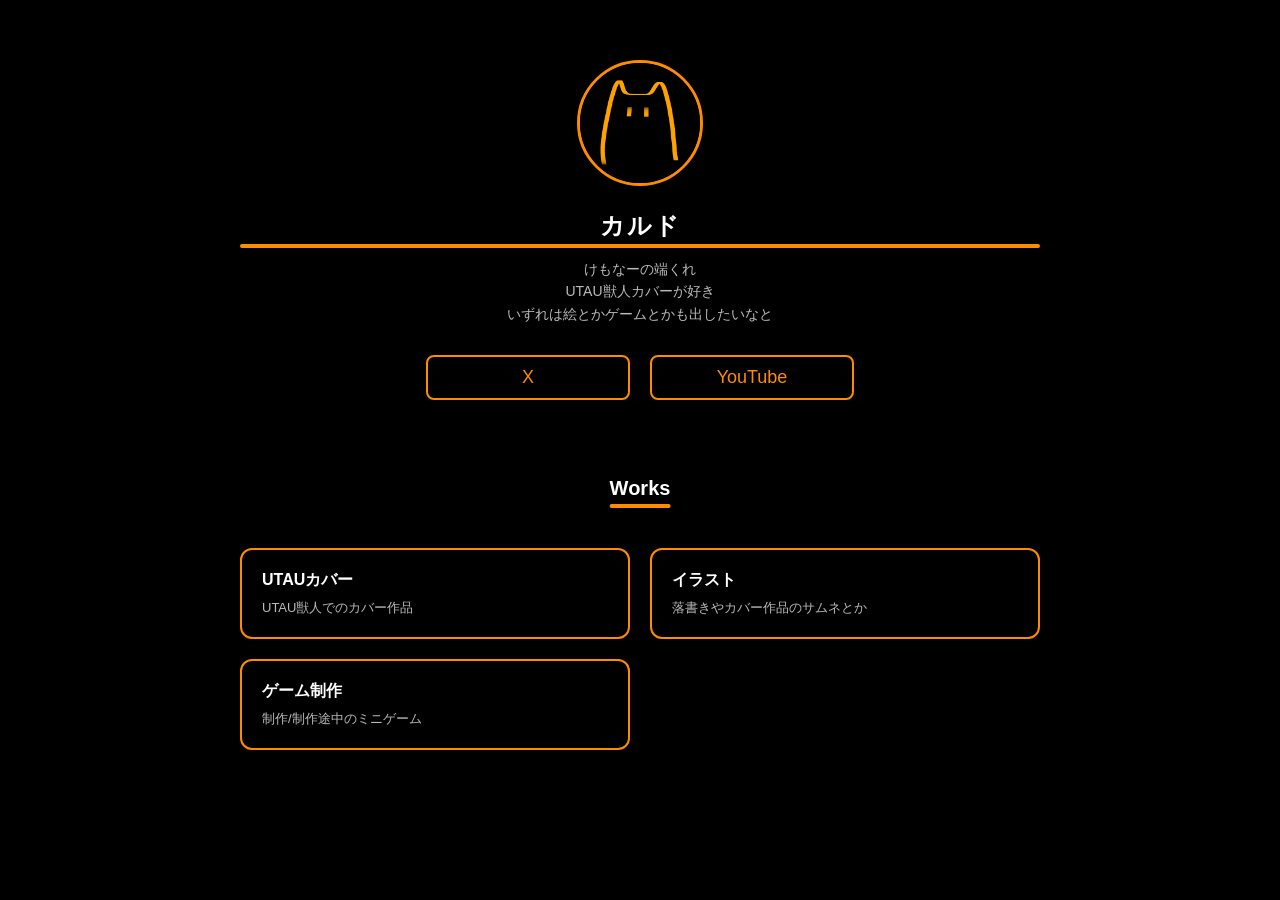
<file: index.html>
<!DOCTYPE html>
<html lang="ja">
<head>
  <meta charset="UTF-8">
  <meta name="viewport" content="width=device-width, initial-scale=1.0">
  <title>カルド ProfilePage</title>

  <style>
    :root {
      --accent: #ff8c00;
      --text-main: #ffffff;
      --text-sub: #bbbbbb;
      --bg: #000000;
    }

    body {
      margin: 0;
      background-color: var(--bg);
      color: var(--text-main);
      font-family: Arial, sans-serif;
      display: flex;
      justify-content: center;
    }

    .container {
      text-align: center;
      padding: 60px 20px;
      max-width: 800px;
      width: 100%;
    }

    .icon {
      width: 120px;
      height: 120px;
      border-radius: 50%;
      border: 3px solid var(--accent);
      object-fit: cover;
      animation: fadeUp 0.6s ease forwards;
    }

    h1 {
      margin-top: 20px;
      font-size: 24px;
      letter-spacing: 2px;
      position: relative;
      animation: fadeUp 0.6s ease forwards;
      animation-delay: 0.2s;
      opacity: 0;
    }

    h1::after {
      content: "";
      position: absolute;
      left: 50%;
      transform: translateX(-50%);
      bottom: -6px;
      width: 100%;
      height: 4px;
      background-color: var(--accent);
      border-radius: 3px;
    }
    
    .bio {
      margin-top: 15px;
      font-size: 14px;
      line-height: 1.6;
      color: var(--text-sub);
      animation: fadeUp 0.6s ease forwards;
      animation-delay: 0.4s;
      opacity: 0;
    }

    .links {
      margin-top: 30px;
      display: flex;
      justify-content: center;
      gap: 20px;
      animation: fadeUp 0.6s ease forwards;
      animation-delay: 0.6s;
      opacity: 0;
    }

    .links a {
      color: var(--accent);
      text-decoration: none;
      font-size: 18px;
      padding: 10px 20px;
      border: 2px solid var(--accent);
      border-radius: 8px;
      transition: 0.3s;
    
      flex: 1;
      max-width: 160px;
      text-align: center;
    }

    .links a:hover {
      background-color: var(--accent);
      color: #000;
      transform: scale(1.1);
    }

    .works {
      margin-top: 60px;
    }

    .works h2 {
      position: relative;
      display: inline-block;
      margin-bottom: 20px;
      font-size: 20px;
      padding-bottom: 8px;
    
      animation: fadeUp 0.6s ease forwards;
      animation-delay: 0.8s;
      opacity: 0;
    }
    
    .works h2::after {
      content: "";
      position: absolute;
      left: 50%;
      transform: translateX(-50%);
      bottom: 0;
      width: 100%;
      height: 4px;
      background-color: var(--accent);
      border-radius: 3px;
    }

    .work-grid {
      display: grid;
      grid-template-columns: repeat(2, 1fr);
      gap: 20px;
      margin-top: 20px;
      animation: fadeUp 0.6s ease forwards;
      animation-delay: 1.0s;
      opacity: 0;
    }

    .work-card {
      border: 2px solid var(--accent);
      border-radius: 12px;
      padding: 20px;
      text-align: left;
      text-decoration: none;
      color: var(--text-main);
      transition: 0.3s;
      display: block;
    }
    
    .work-card:hover {
      background-color: var(--accent);
      color: #000;
      transform: translateY(-5px) scale(1.03);
    }

    .work-title {
      font-size: 16px;
      margin-bottom: 8px;
      font-weight: bold;
    }

    .work-desc {
      font-size: 13px;
      color: var(--text-sub);
    }

    .work-card:hover .work-desc {
      color: #222;
    }

    @media (max-width: 600px) {
      .container {
        padding: 40px 15px;
      }

      h1 {
        font-size: 20px;
      }

      .bio {
        font-size: 13px;
      }

      .links {
        gap: 12px;
        align-items: center;
      }

      .links a {
        width: auto;
        text-align: center;
        max-width: 200px;
      }

      .work-grid {
        grid-template-columns: 1fr;
      }

      .work-card {
        padding: 16px;
      }
    }

    @keyframes fadeUp {
      from {
        opacity: 0;
        transform: translateY(20px);
      }
      to {
        opacity: 1;
        transform: translateY(0);
      }
    }
    
  </style>
</head>

<body>

  <div class="container">
    <img src="icon.png" alt="icon" class="icon">

    <h1>カルド</h1>

    <p class="bio">
      けもなーの端くれ<br>
      UTAU獣人カバーが好き<br>
      いずれは絵とかゲームとかも出したいなと
    </p>

    <div class="links">
      <a href="https://x.com/k_rudolf024" target="_blank">X</a>
      <a href="https://www.youtube.com/@k_rudolf" target="_blank">YouTube</a>
    </div>

    <div class="works">
      <h2>Works</h2>

      <div class="work-grid">
        <a href="utau.html" class="work-card">
          <div class="work-title">UTAUカバー</div>
          <div class="work-desc">UTAU獣人でのカバー作品</div>
        </a>
        
        <a href="illustration.html" class="work-card">
          <div class="work-title">イラスト</div>
          <div class="work-desc">落書きやカバー作品のサムネとか</div>
        </a>
        
        <a href="game.html" class="work-card">
          <div class="work-title">ゲーム制作</div>
          <div class="work-desc">制作/制作途中のミニゲーム</div>
        </a>
      </div>
    </div>

  </div>

</body>
</html>
</file>
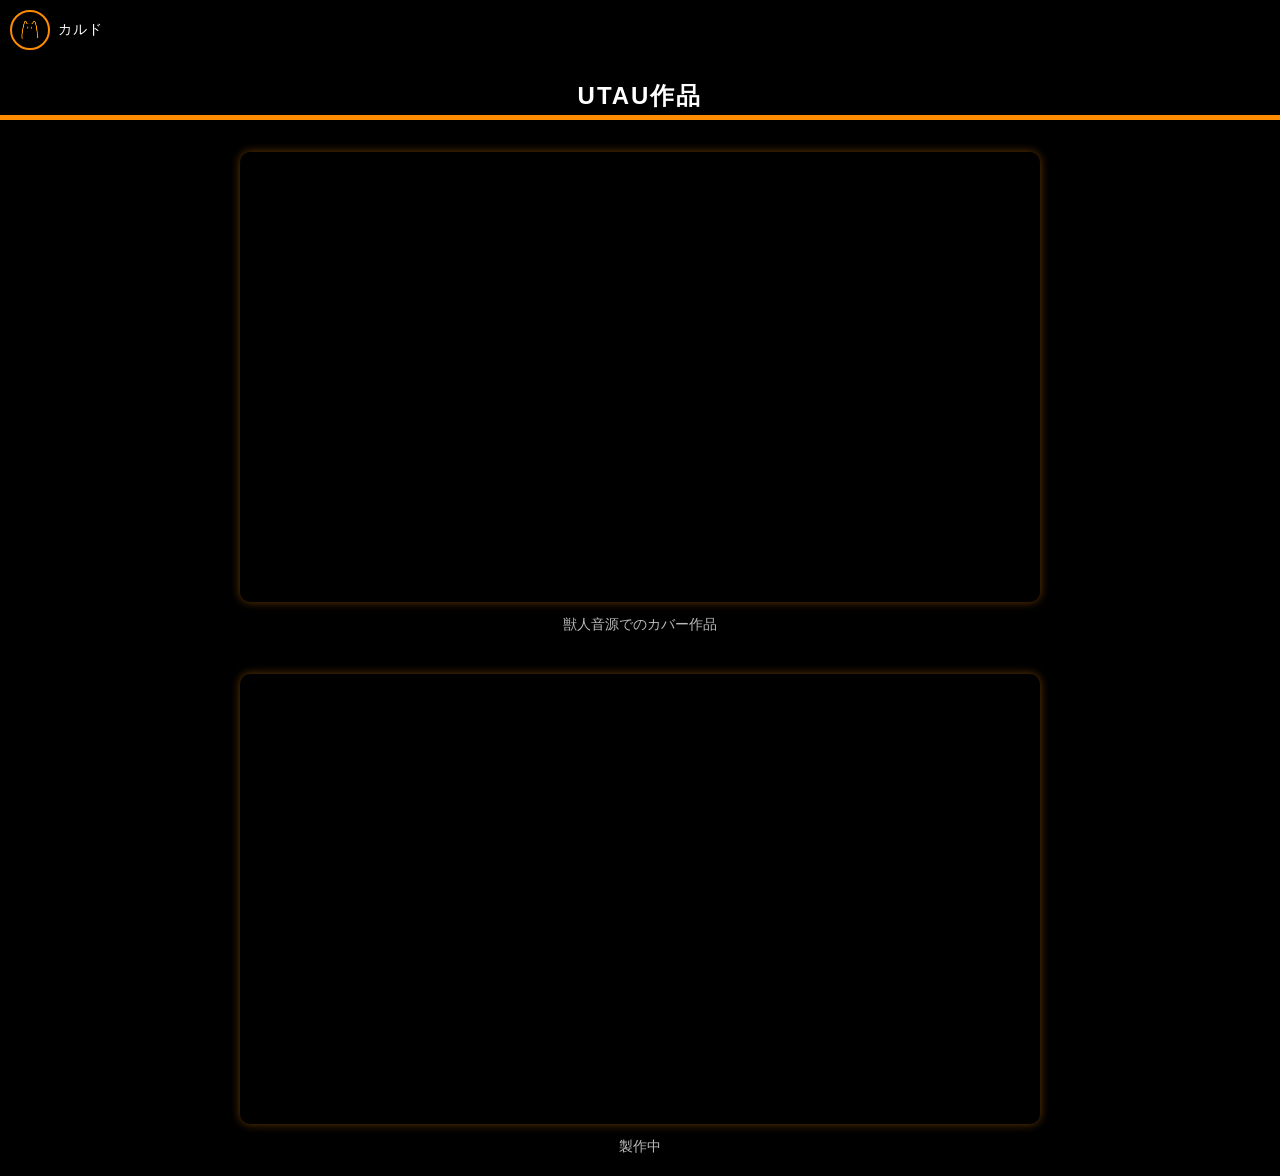
<file: utau.html>
<!DOCTYPE html>
<html lang="ja">
<head>
<meta charset="UTF-8">
<meta name="viewport" content="width=device-width, initial-scale=1.0">
<title>UTAU作品</title>

<style>
:root {
  --accent: #ff8c00;
  --bg: #000;
  --text: #fff;
  --sub: #bbb;
}

body {
  background: var(--bg);
  color: var(--text);
  font-family: Arial;
  margin: 0;
  padding: 20px;
}

.header {
  position: fixed;
  top: 10px;
  left: 10px;
  display: flex;
  align-items: center;
  gap: 8px;
  text-decoration: none;
  color: var(--text);
  z-index: 1000;
}

.header img {
  width: 30px;
  height: 30px;
}

.icon-wrap {
  width: 36px;
  height: 36px;
  border-radius: 50%;
  border: 2px solid var(--accent);
  display: flex;
  align-items: center;
  justify-content: center;
  overflow: hidden;
}

.icon-wrap img {
  width: 70%;
  height: 70%;
  object-fit: contain;
}
  
.header span {
  font-size: 14px;
  letter-spacing: 1px;
}

h1 {
  margin-top: 60px;
  font-size: 24px;
  letter-spacing: 2px;
  position: relative;
  text-align: center;
}

h1::after {
  content: "";
  position: absolute;
  left: 50%;
  transform: translateX(-50%);
  bottom: -8px;
  width: 120%;
  height: 5px;
  background-color: var(--accent);
  border-radius: 3px;
}

.video {
  margin-top: 40px;
  max-width: 800px;
  margin-left: auto;
  margin-right: auto;
  text-align: center;
}

.video iframe {
  width: 100%;
  aspect-ratio: 16 / 9;
  border: none;
  border-radius: 10px;
  box-shadow: 0 0 10px rgba(255,140,0,0.4);
}

.desc {
  color: var(--sub);
  margin-top: 10px;
  font-size: 14px;
}

@media(max-width:600px){

  .header img {
    width: 36px;
    height: 36px;
  }

  .header span {
    font-size: 16px;
  }

  h1::after {
    width: 100%;
    height: 6px;
  }

}
</style>
</head>

<body>

<a href="index.html" class="header">
  <div class="icon-wrap">
    <img src="icon.png" alt="logo">
  </div>
  <span>カルド</span>
</a>

<h1>UTAU作品</h1>

<div class="video">
  <iframe src="https://www.youtube.com/embed/動画ID" loading="lazy"></iframe>
  <div class="desc">獣人音源でのカバー作品</div>
</div>

<div class="video">
  <iframe src="https://www.youtube.com/embed/動画ID" loading="lazy"></iframe>
  <div class="desc">製作中</div>
</div>

</body>
</html>
</file>
